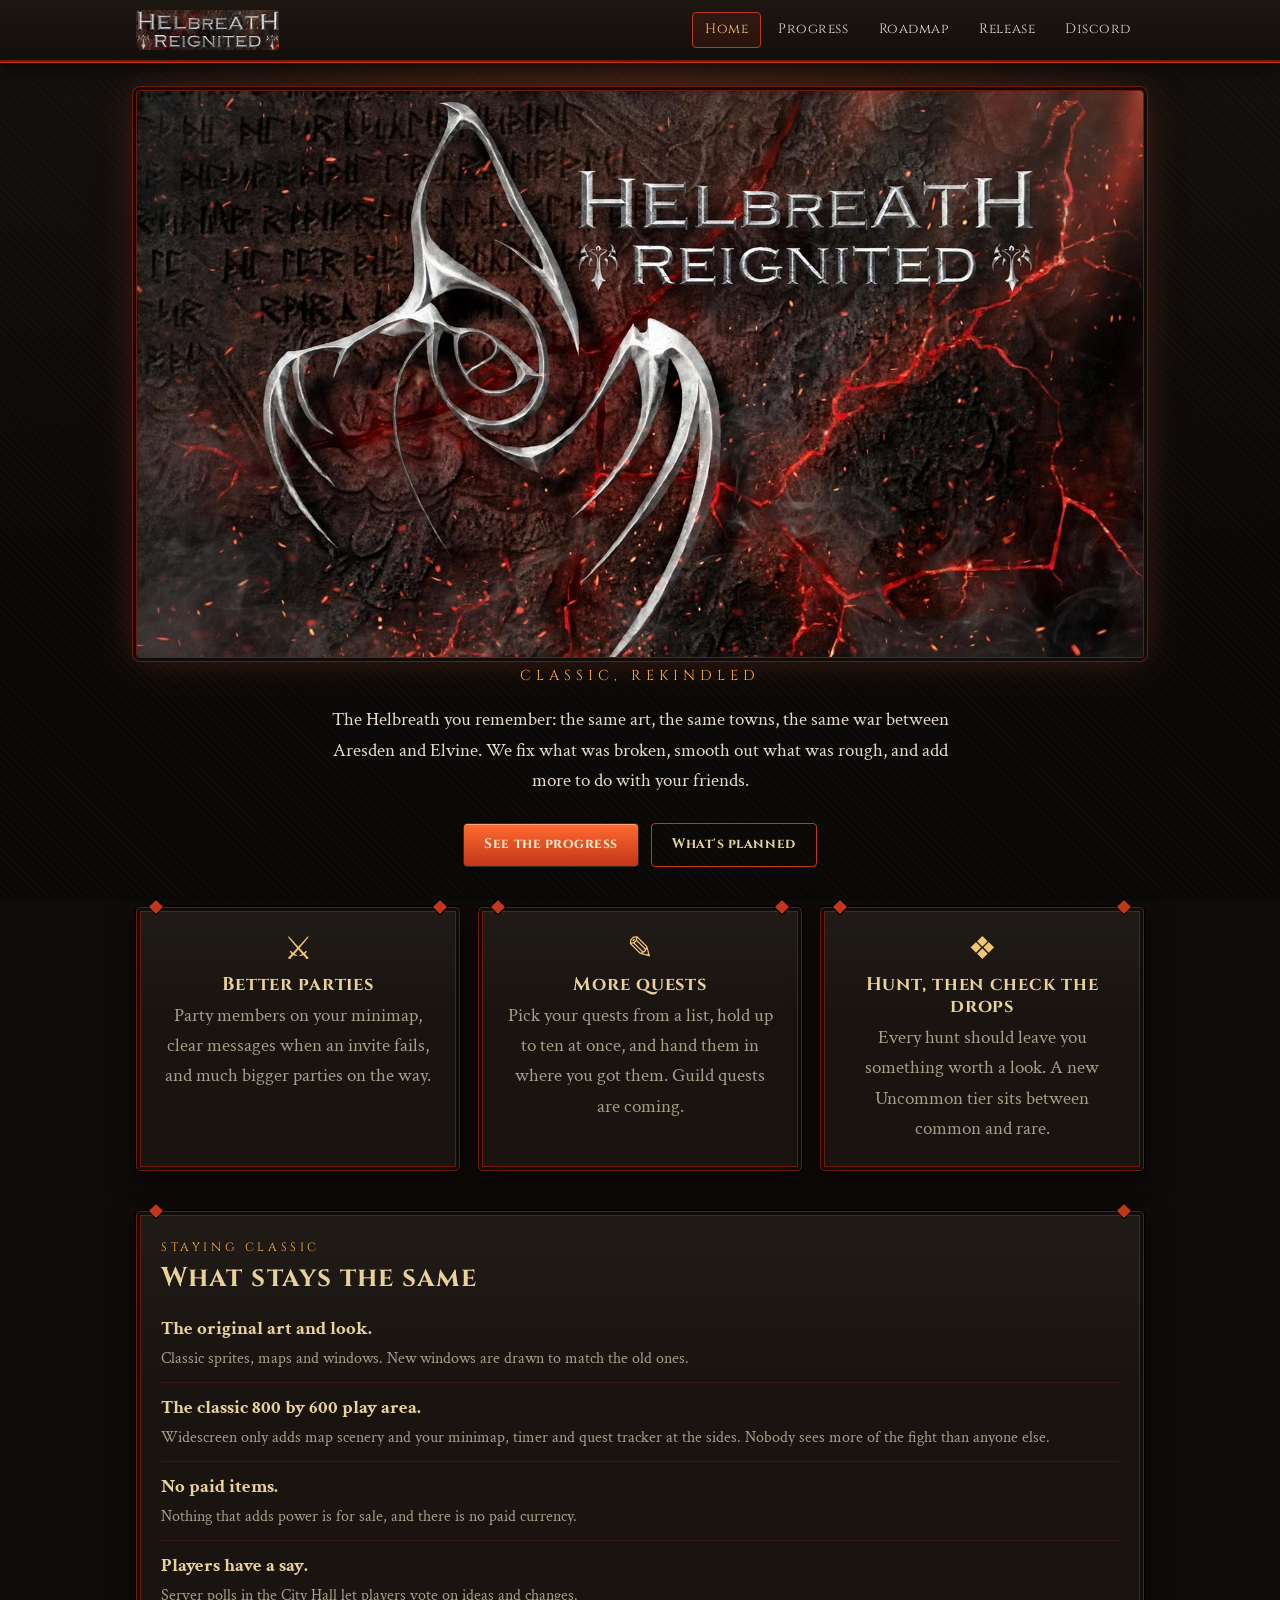
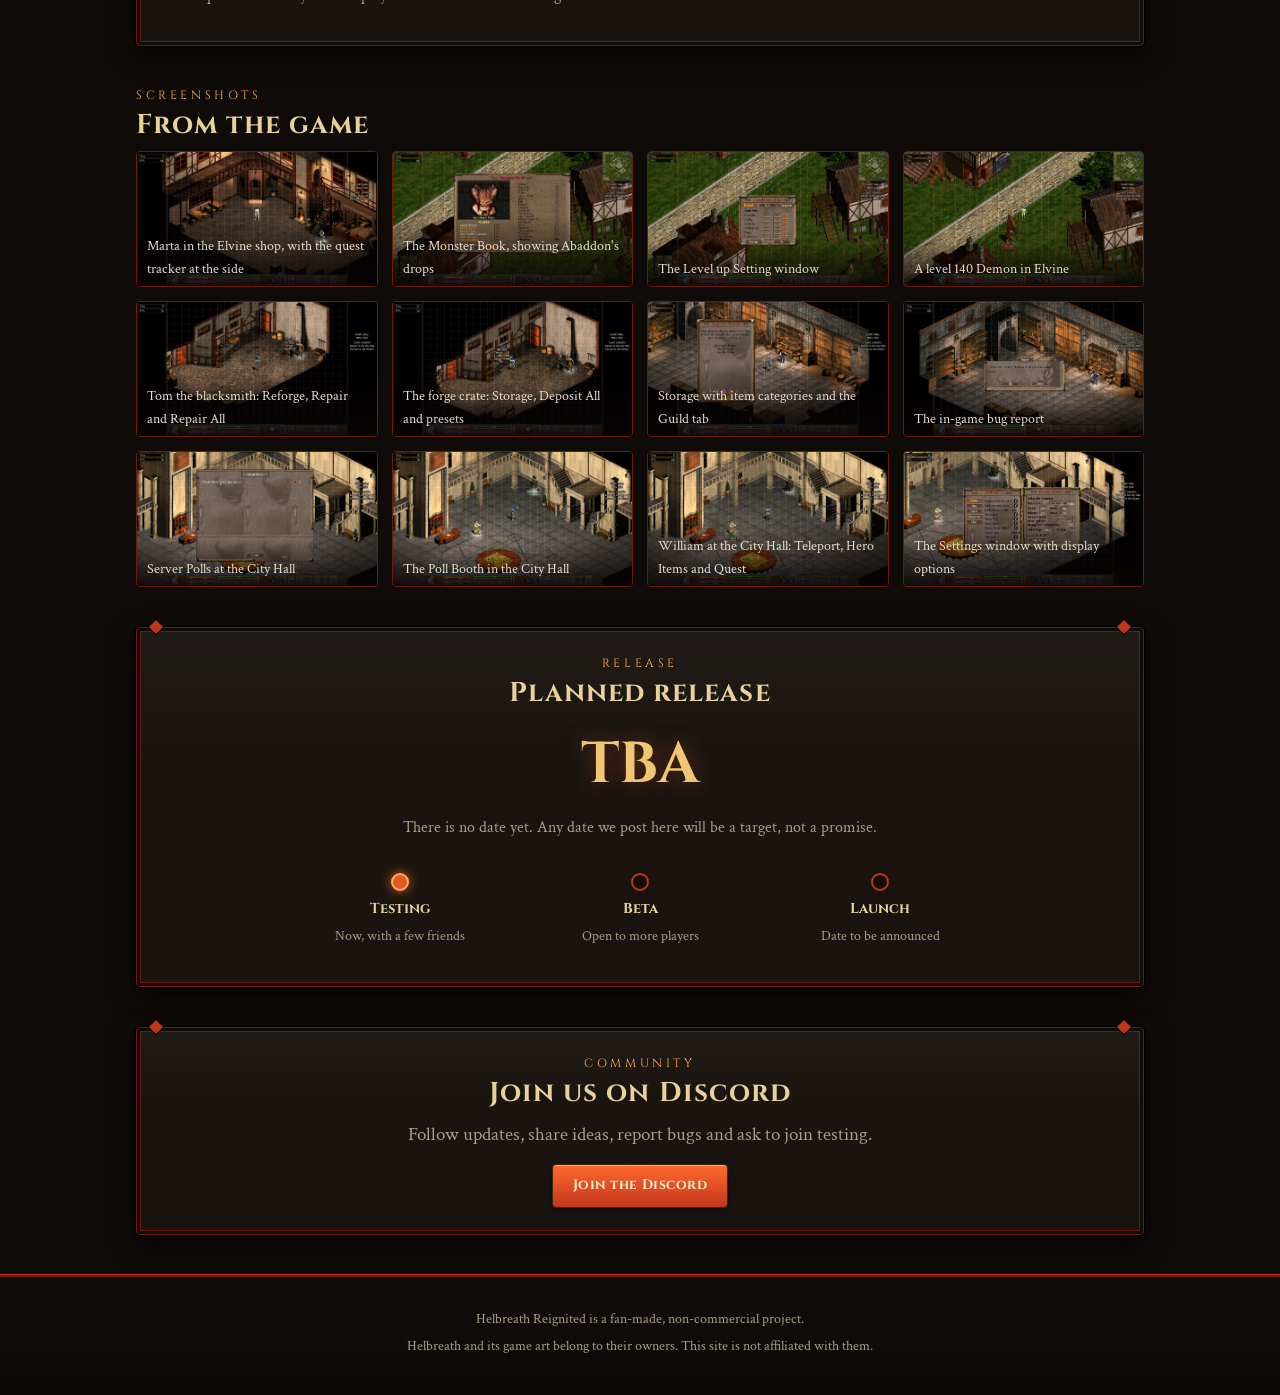
<file: index.html>
<!doctype html>
<html lang="en">
<head>
  <meta charset="utf-8">
  <meta name="viewport" content="width=device-width, initial-scale=1">
  <title>Helbreath Reignited</title>
  <meta name="description" content="Helbreath Reignited: classic Helbreath, rekindled. Better parties, more quests, and a hunt that always has something worth looking at.">
  <link rel="icon" href="img/favicon.png" type="image/png">
  <link rel="preconnect" href="https://fonts.googleapis.com">
  <link rel="preconnect" href="https://fonts.gstatic.com" crossorigin>
  <link href="https://fonts.googleapis.com/css2?family=Cinzel:wght@500;700&family=Crimson+Text:ital,wght@0,400;0,600;1,400&display=swap" rel="stylesheet">
  <link rel="stylesheet" href="style.css">
</head>
<body>
  <header class="site-header">
    <div class="wrap">
      <a class="brand" href="index.html"><img src="img/title.jpg" alt="Helbreath Reignited" width="144" height="40"></a>
      <nav class="nav" aria-label="Main">
        <a href="index.html" aria-current="page">Home</a>
        <a href="progress.html">Progress</a>
        <a href="roadmap.html">Roadmap</a>
        <a href="index.html#release">Release</a>
        <a href="https://discord.gg/uV5yuFQMHM" target="_blank" rel="noopener">Discord</a>
      </nav>
    </div>
  </header>

  <main class="wrap">
    <div class="hero">
      <h1 class="visually-hidden">Helbreath Reignited</h1>
      <img class="hero-art" src="img/hero.jpg" alt="Helbreath Reignited title art" width="1600" height="900">
      <p class="sub">CLASSIC, REKINDLED</p>
      <p class="lead">The Helbreath you remember: the same art, the same towns, the same war between Aresden and Elvine. We fix what was broken, smooth out what was rough, and add more to do with your friends.</p>
      <div class="cta">
        <a class="btn" href="progress.html">See the progress</a>
        <a class="btn ghost" href="roadmap.html">What's planned</a>
      </div>
    </div>

    <section>
      <div class="grid three">
        <div class="panel pillar">
          <div class="icon" aria-hidden="true">&#9876;</div>
          <h3>Better parties</h3>
          <p>Party members on your minimap, clear messages when an invite fails, and much bigger parties on the way.</p>
        </div>
        <div class="panel pillar">
          <div class="icon" aria-hidden="true">&#9998;</div>
          <h3>More quests</h3>
          <p>Pick your quests from a list, hold up to ten at once, and hand them in where you got them. Guild quests are coming.</p>
        </div>
        <div class="panel pillar">
          <div class="icon" aria-hidden="true">&#10070;</div>
          <h3>Hunt, then check the drops</h3>
          <p>Every hunt should leave you something worth a look. A new Uncommon tier sits between common and rare.</p>
        </div>
      </div>
    </section>

    <section class="panel">
      <p class="eyebrow">Staying classic</p>
      <h2>What stays the same</h2>
      <ul class="list">
        <li><strong>The original art and look.</strong><p>Classic sprites, maps and windows. New windows are drawn to match the old ones.</p></li>
        <li><strong>The classic 800 by 600 play area.</strong><p>Widescreen only adds map scenery and your minimap, timer and quest tracker at the sides. Nobody sees more of the fight than anyone else.</p></li>
        <li><strong>No paid items.</strong><p>Nothing that adds power is for sale, and there is no paid currency.</p></li>
        <li><strong>Players have a say.</strong><p>Server polls in the City Hall let players vote on ideas and changes.</p></li>
      </ul>
    </section>

    <section>
      <p class="eyebrow">Screenshots</p>
      <h2>From the game</h2>
      <div class="shots">
        <a class="shot" href="img/shots/shot-200.jpg" target="_blank" rel="noopener"><img src="img/shots/shot-200.jpg" alt="Marta in the Elvine shop, with the quest tracker at the side" loading="lazy" width="1066" height="600"><span>Marta in the Elvine shop, with the quest tracker at the side</span></a>
        <a class="shot" href="img/shots/shot-201.jpg" target="_blank" rel="noopener"><img src="img/shots/shot-201.jpg" alt="The Monster Book, showing Abaddon's drops" loading="lazy" width="1066" height="600"><span>The Monster Book, showing Abaddon's drops</span></a>
        <a class="shot" href="img/shots/shot-202.jpg" target="_blank" rel="noopener"><img src="img/shots/shot-202.jpg" alt="The Level up Setting window" loading="lazy" width="1066" height="600"><span>The Level up Setting window</span></a>
        <a class="shot" href="img/shots/shot-203.jpg" target="_blank" rel="noopener"><img src="img/shots/shot-203.jpg" alt="A level 140 Demon in Elvine" loading="lazy" width="1066" height="600"><span>A level 140 Demon in Elvine</span></a>
        <a class="shot" href="img/shots/shot-204.jpg" target="_blank" rel="noopener"><img src="img/shots/shot-204.jpg" alt="Tom the blacksmith: Reforge, Repair and Repair All" loading="lazy" width="1066" height="600"><span>Tom the blacksmith: Reforge, Repair and Repair All</span></a>
        <a class="shot" href="img/shots/shot-205.jpg" target="_blank" rel="noopener"><img src="img/shots/shot-205.jpg" alt="The forge crate: Storage, Deposit All and presets" loading="lazy" width="1066" height="600"><span>The forge crate: Storage, Deposit All and presets</span></a>
        <a class="shot" href="img/shots/shot-206.jpg" target="_blank" rel="noopener"><img src="img/shots/shot-206.jpg" alt="Storage with item categories and the Guild tab" loading="lazy" width="1066" height="600"><span>Storage with item categories and the Guild tab</span></a>
        <a class="shot" href="img/shots/shot-207.jpg" target="_blank" rel="noopener"><img src="img/shots/shot-207.jpg" alt="The in-game bug report" loading="lazy" width="1066" height="600"><span>The in-game bug report</span></a>
        <a class="shot" href="img/shots/shot-208.jpg" target="_blank" rel="noopener"><img src="img/shots/shot-208.jpg" alt="Server Polls at the City Hall" loading="lazy" width="1066" height="600"><span>Server Polls at the City Hall</span></a>
        <a class="shot" href="img/shots/shot-209.jpg" target="_blank" rel="noopener"><img src="img/shots/shot-209.jpg" alt="The Poll Booth in the City Hall" loading="lazy" width="1066" height="600"><span>The Poll Booth in the City Hall</span></a>
        <a class="shot" href="img/shots/shot-210.jpg" target="_blank" rel="noopener"><img src="img/shots/shot-210.jpg" alt="William at the City Hall: Teleport, Hero Items and Quest" loading="lazy" width="1066" height="600"><span>William at the City Hall: Teleport, Hero Items and Quest</span></a>
        <a class="shot" href="img/shots/shot-211.jpg" target="_blank" rel="noopener"><img src="img/shots/shot-211.jpg" alt="The Settings window with display options" loading="lazy" width="1066" height="600"><span>The Settings window with display options</span></a>
      </div>
    </section>

    <section id="release" class="panel release">
      <p class="eyebrow">Release</p>
      <h2>Planned release</h2>
      <div class="date">TBA</div>
      <p class="note">There is no date yet. Any date we post here will be a target, not a promise.</p>
      <div class="stages">
        <div class="stage now"><div class="dot"></div><b>Testing</b><span>Now, with a few friends</span></div>
        <div class="stage"><div class="dot"></div><b>Beta</b><span>Open to more players</span></div>
        <div class="stage"><div class="dot"></div><b>Launch</b><span>Date to be announced</span></div>
      </div>
    </section>

    <section class="panel" style="text-align:center">
      <p class="eyebrow">Community</p>
      <h2>Join us on Discord</h2>
      <p style="color:var(--muted);margin:0 0 14px">Follow updates, share ideas, report bugs and ask to join testing.</p>
      <a class="btn" href="https://discord.gg/uV5yuFQMHM" target="_blank" rel="noopener">Join the Discord</a>
    </section>
  </main>

  <footer class="site-footer">
    <div class="wrap">
      <p>Helbreath Reignited is a fan-made, non-commercial project.</p>
      <p>Helbreath and its game art belong to their owners. This site is not affiliated with them.</p>
    </div>
  </footer>
</body>
</html>
</file>
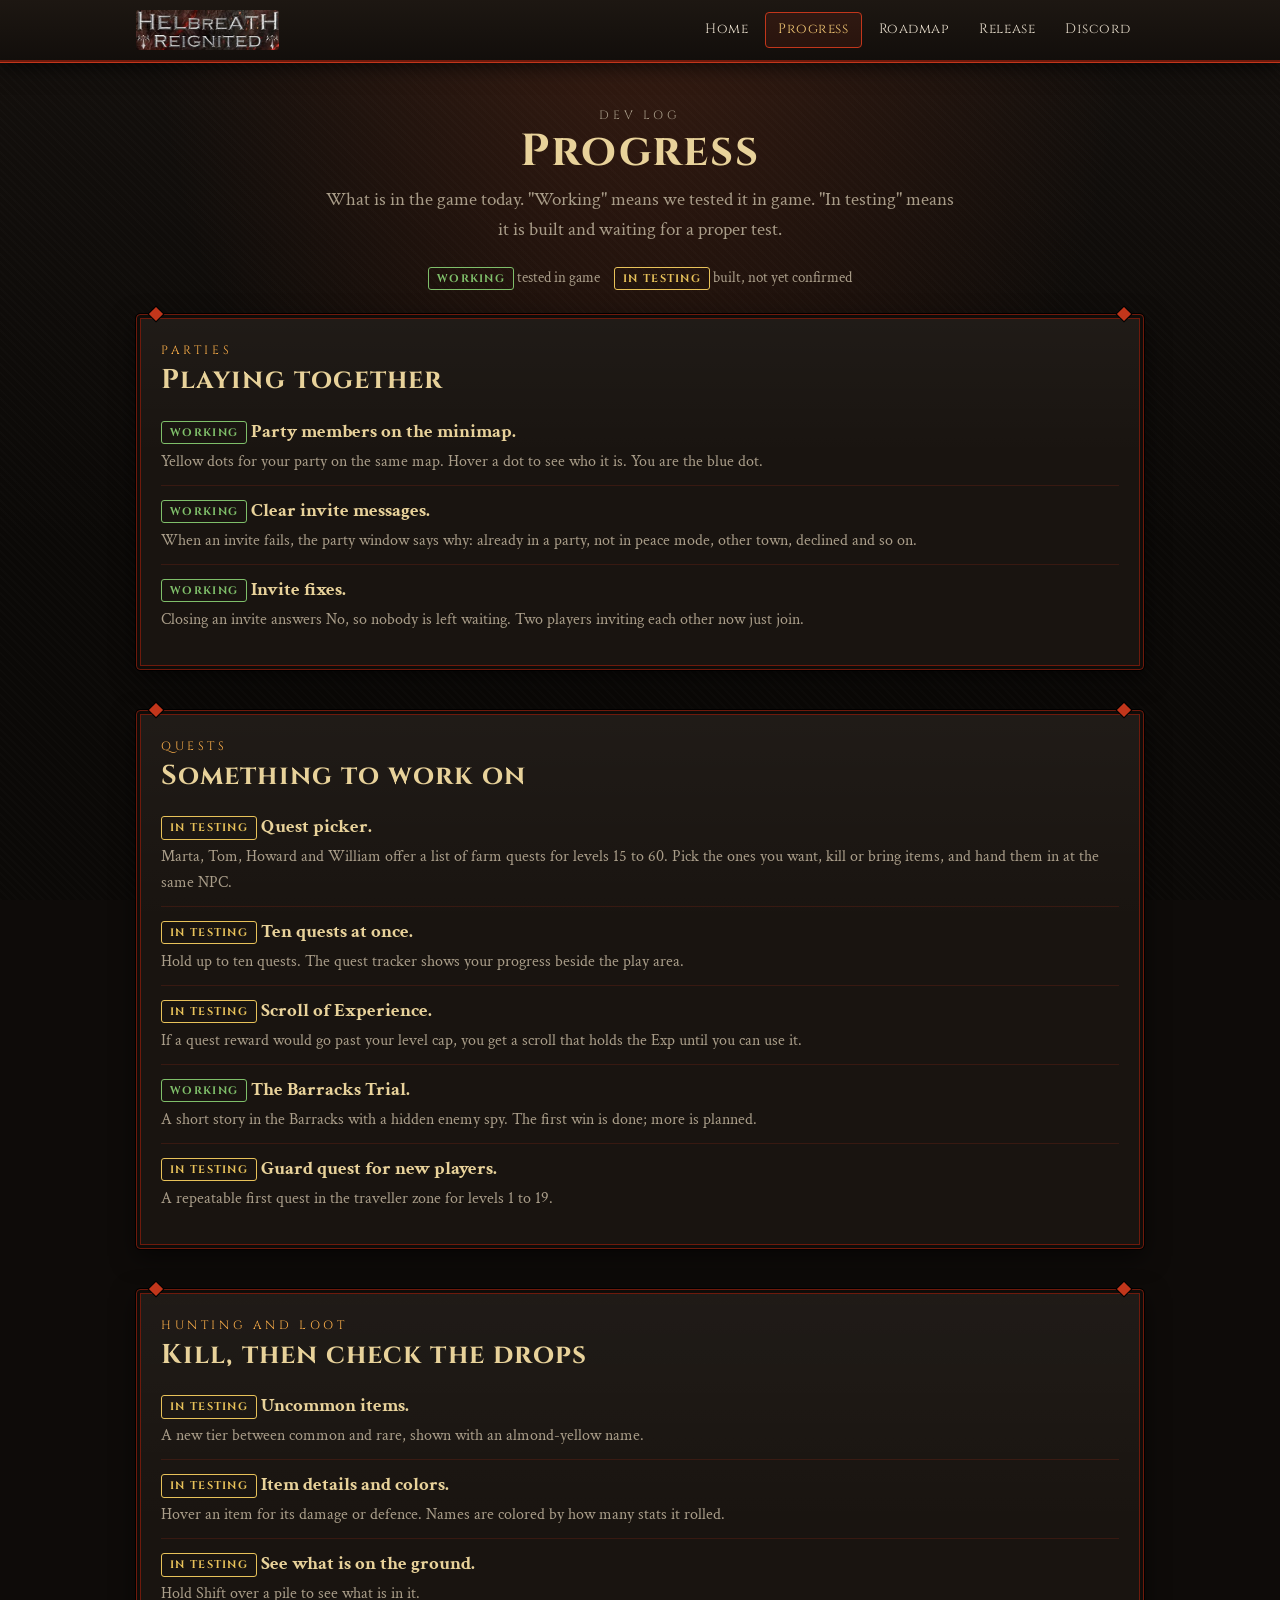
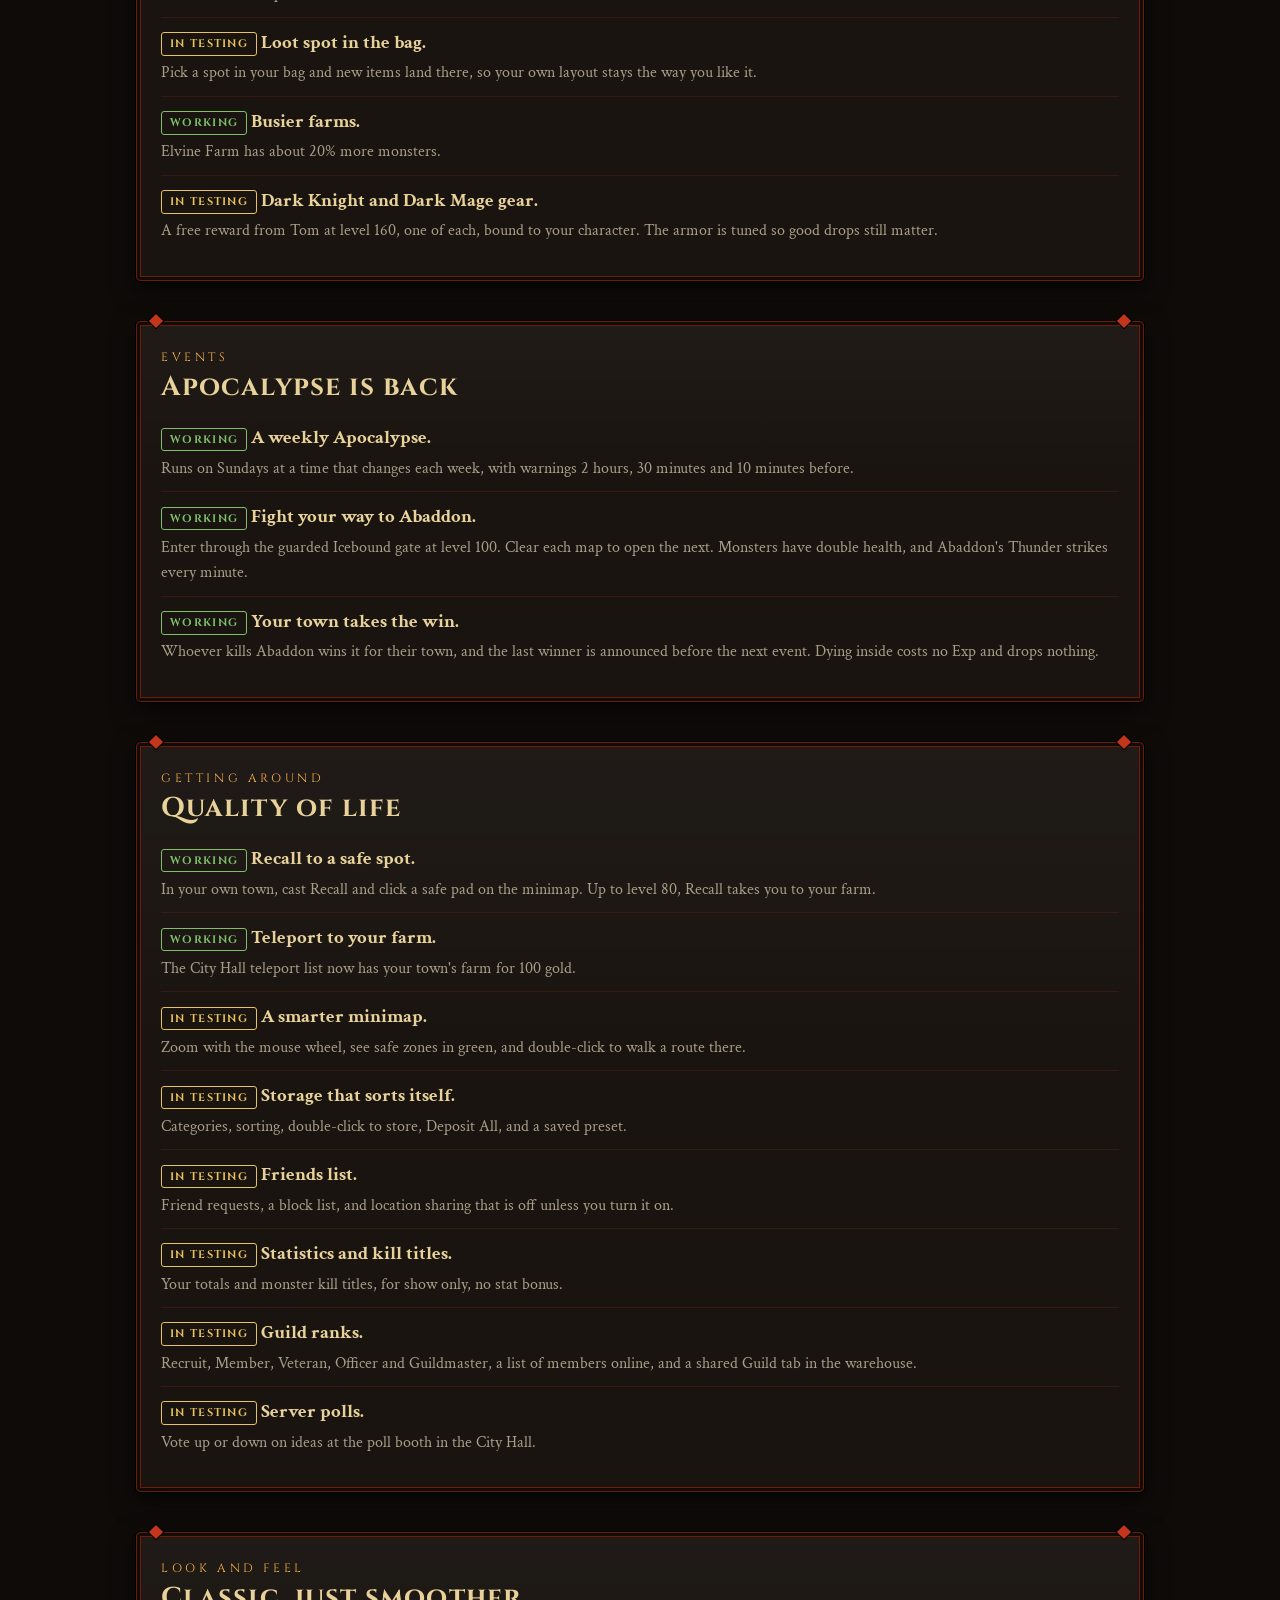
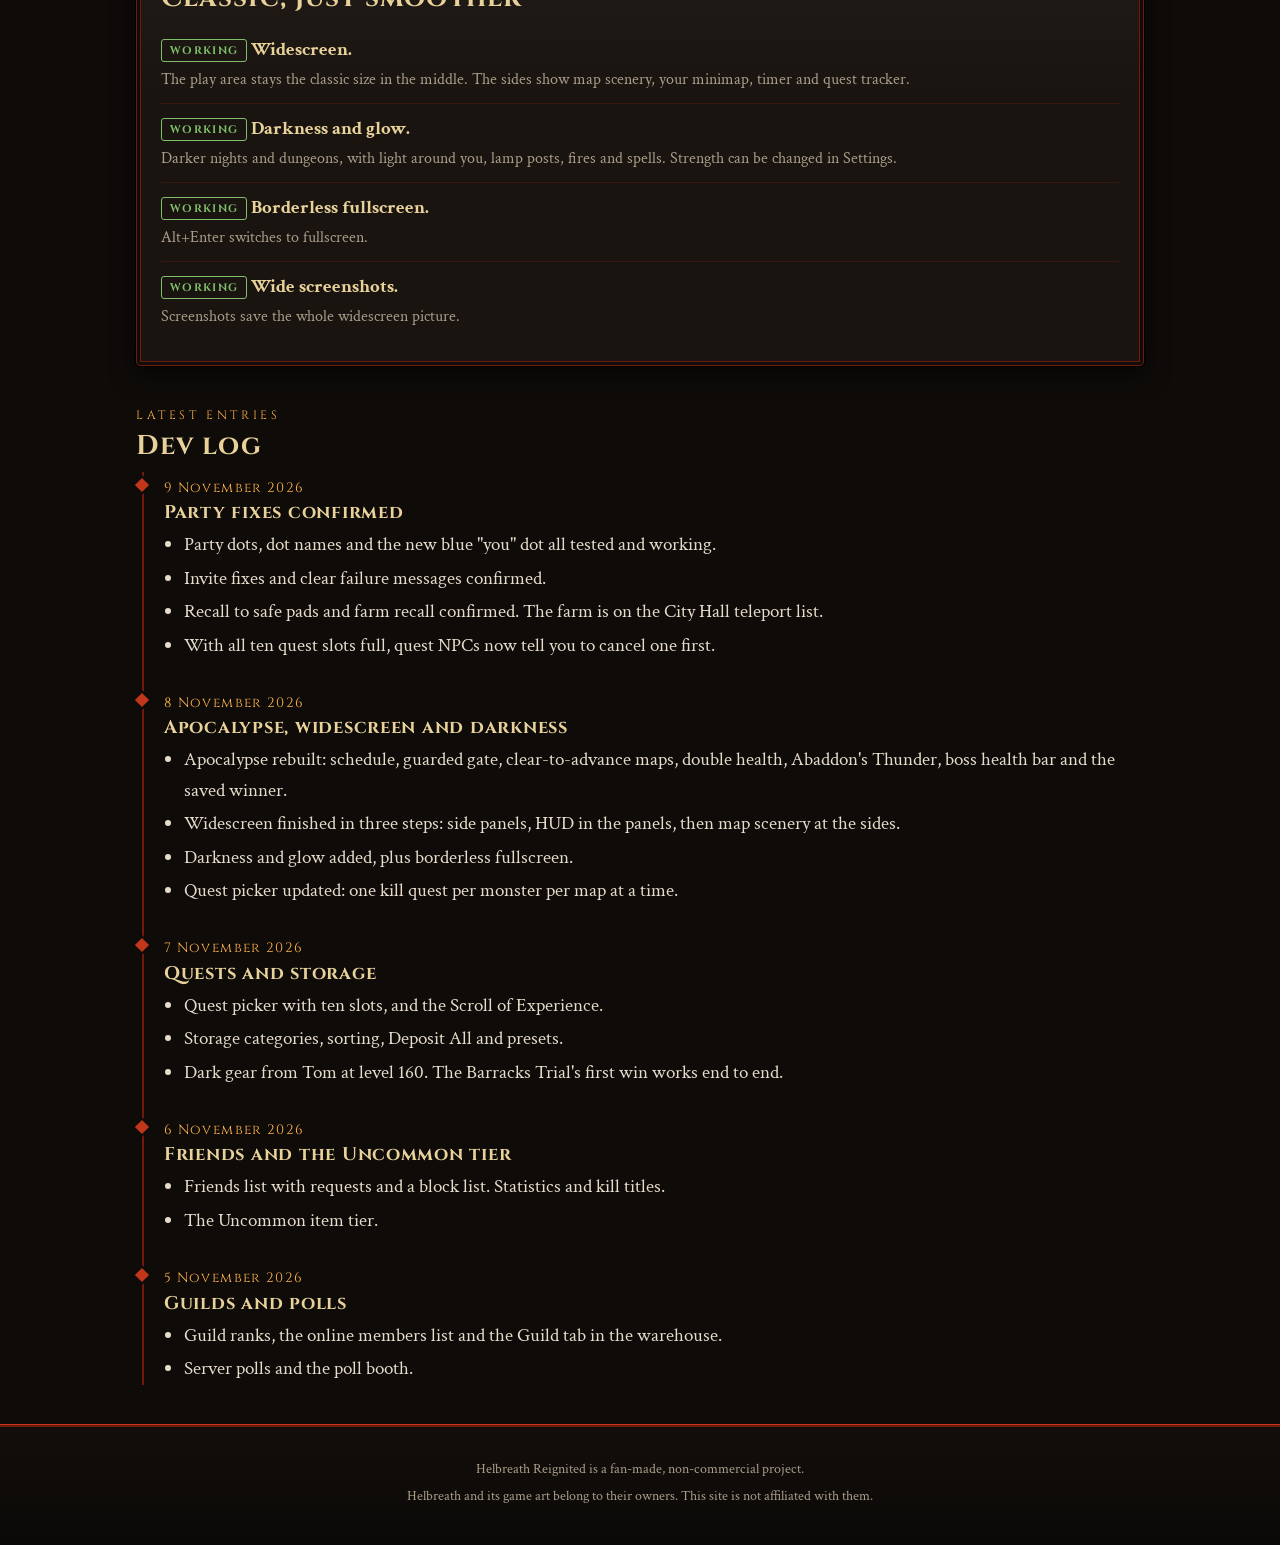
<file: progress.html>
<!doctype html>
<html lang="en">
<head>
  <meta charset="utf-8">
  <meta name="viewport" content="width=device-width, initial-scale=1">
  <title>Progress - Helbreath Reignited</title>
  <meta name="description" content="What is built, what is being tested, and the latest dev log for Helbreath Reignited.">
  <link rel="icon" href="img/favicon.png" type="image/png">
  <link rel="preconnect" href="https://fonts.googleapis.com">
  <link rel="preconnect" href="https://fonts.gstatic.com" crossorigin>
  <link href="https://fonts.googleapis.com/css2?family=Cinzel:wght@500;700&family=Crimson+Text:ital,wght@0,400;0,600;1,400&display=swap" rel="stylesheet">
  <link rel="stylesheet" href="style.css">
</head>
<body>
  <header class="site-header">
    <div class="wrap">
      <a class="brand" href="index.html"><img src="img/title.jpg" alt="Helbreath Reignited" width="144" height="40"></a>
      <nav class="nav" aria-label="Main">
        <a href="index.html">Home</a>
        <a href="progress.html" aria-current="page">Progress</a>
        <a href="roadmap.html">Roadmap</a>
        <a href="index.html#release">Release</a>
        <a href="https://discord.gg/uV5yuFQMHM" target="_blank" rel="noopener">Discord</a>
      </nav>
    </div>
  </header>

  <main class="wrap">
    <div class="page-title">
      <p class="eyebrow">Dev log</p>
      <h1>Progress</h1>
      <p>What is in the game today. "Working" means we tested it in game. "In testing" means it is built and waiting for a proper test.</p>
    </div>

    <div class="legend">
      <span><span class="tag ok">Working</span> tested in game</span>
      <span><span class="tag test">In testing</span> built, not yet confirmed</span>
    </div>

    <section class="panel">
      <p class="eyebrow">Parties</p>
      <h2>Playing together</h2>
      <ul class="list">
        <li><span class="tag ok">Working</span> <strong>Party members on the minimap.</strong><p>Yellow dots for your party on the same map. Hover a dot to see who it is. You are the blue dot.</p></li>
        <li><span class="tag ok">Working</span> <strong>Clear invite messages.</strong><p>When an invite fails, the party window says why: already in a party, not in peace mode, other town, declined and so on.</p></li>
        <li><span class="tag ok">Working</span> <strong>Invite fixes.</strong><p>Closing an invite answers No, so nobody is left waiting. Two players inviting each other now just join.</p></li>
      </ul>
    </section>

    <section class="panel">
      <p class="eyebrow">Quests</p>
      <h2>Something to work on</h2>
      <ul class="list">
        <li><span class="tag test">In testing</span> <strong>Quest picker.</strong><p>Marta, Tom, Howard and William offer a list of farm quests for levels 15 to 60. Pick the ones you want, kill or bring items, and hand them in at the same NPC.</p></li>
        <li><span class="tag test">In testing</span> <strong>Ten quests at once.</strong><p>Hold up to ten quests. The quest tracker shows your progress beside the play area.</p></li>
        <li><span class="tag test">In testing</span> <strong>Scroll of Experience.</strong><p>If a quest reward would go past your level cap, you get a scroll that holds the Exp until you can use it.</p></li>
        <li><span class="tag ok">Working</span> <strong>The Barracks Trial.</strong><p>A short story in the Barracks with a hidden enemy spy. The first win is done; more is planned.</p></li>
        <li><span class="tag test">In testing</span> <strong>Guard quest for new players.</strong><p>A repeatable first quest in the traveller zone for levels 1 to 19.</p></li>
      </ul>
    </section>

    <section class="panel">
      <p class="eyebrow">Hunting and loot</p>
      <h2>Kill, then check the drops</h2>
      <ul class="list">
        <li><span class="tag test">In testing</span> <strong>Uncommon items.</strong><p>A new tier between common and rare, shown with an almond-yellow name.</p></li>
        <li><span class="tag test">In testing</span> <strong>Item details and colors.</strong><p>Hover an item for its damage or defence. Names are colored by how many stats it rolled.</p></li>
        <li><span class="tag test">In testing</span> <strong>See what is on the ground.</strong><p>Hold Shift over a pile to see what is in it.</p></li>
        <li><span class="tag test">In testing</span> <strong>Loot spot in the bag.</strong><p>Pick a spot in your bag and new items land there, so your own layout stays the way you like it.</p></li>
        <li><span class="tag ok">Working</span> <strong>Busier farms.</strong><p>Elvine Farm has about 20% more monsters.</p></li>
        <li><span class="tag test">In testing</span> <strong>Dark Knight and Dark Mage gear.</strong><p>A free reward from Tom at level 160, one of each, bound to your character. The armor is tuned so good drops still matter.</p></li>
      </ul>
    </section>

    <section class="panel">
      <p class="eyebrow">Events</p>
      <h2>Apocalypse is back</h2>
      <ul class="list">
        <li><span class="tag ok">Working</span> <strong>A weekly Apocalypse.</strong><p>Runs on Sundays at a time that changes each week, with warnings 2 hours, 30 minutes and 10 minutes before.</p></li>
        <li><span class="tag ok">Working</span> <strong>Fight your way to Abaddon.</strong><p>Enter through the guarded Icebound gate at level 100. Clear each map to open the next. Monsters have double health, and Abaddon's Thunder strikes every minute.</p></li>
        <li><span class="tag ok">Working</span> <strong>Your town takes the win.</strong><p>Whoever kills Abaddon wins it for their town, and the last winner is announced before the next event. Dying inside costs no Exp and drops nothing.</p></li>
      </ul>
    </section>

    <section class="panel">
      <p class="eyebrow">Getting around</p>
      <h2>Quality of life</h2>
      <ul class="list">
        <li><span class="tag ok">Working</span> <strong>Recall to a safe spot.</strong><p>In your own town, cast Recall and click a safe pad on the minimap. Up to level 80, Recall takes you to your farm.</p></li>
        <li><span class="tag ok">Working</span> <strong>Teleport to your farm.</strong><p>The City Hall teleport list now has your town's farm for 100 gold.</p></li>
        <li><span class="tag test">In testing</span> <strong>A smarter minimap.</strong><p>Zoom with the mouse wheel, see safe zones in green, and double-click to walk a route there.</p></li>
        <li><span class="tag test">In testing</span> <strong>Storage that sorts itself.</strong><p>Categories, sorting, double-click to store, Deposit All, and a saved preset.</p></li>
        <li><span class="tag test">In testing</span> <strong>Friends list.</strong><p>Friend requests, a block list, and location sharing that is off unless you turn it on.</p></li>
        <li><span class="tag test">In testing</span> <strong>Statistics and kill titles.</strong><p>Your totals and monster kill titles, for show only, no stat bonus.</p></li>
        <li><span class="tag test">In testing</span> <strong>Guild ranks.</strong><p>Recruit, Member, Veteran, Officer and Guildmaster, a list of members online, and a shared Guild tab in the warehouse.</p></li>
        <li><span class="tag test">In testing</span> <strong>Server polls.</strong><p>Vote up or down on ideas at the poll booth in the City Hall.</p></li>
      </ul>
    </section>

    <section class="panel">
      <p class="eyebrow">Look and feel</p>
      <h2>Classic, just smoother</h2>
      <ul class="list">
        <li><span class="tag ok">Working</span> <strong>Widescreen.</strong><p>The play area stays the classic size in the middle. The sides show map scenery, your minimap, timer and quest tracker.</p></li>
        <li><span class="tag ok">Working</span> <strong>Darkness and glow.</strong><p>Darker nights and dungeons, with light around you, lamp posts, fires and spells. Strength can be changed in Settings.</p></li>
        <li><span class="tag ok">Working</span> <strong>Borderless fullscreen.</strong><p>Alt+Enter switches to fullscreen.</p></li>
        <li><span class="tag ok">Working</span> <strong>Wide screenshots.</strong><p>Screenshots save the whole widescreen picture.</p></li>
      </ul>
    </section>

    <section>
      <p class="eyebrow">Latest entries</p>
      <h2>Dev log</h2>
      <div class="log">
        <div class="log-entry">
          <time datetime="2026-11-09">9 November 2026</time>
          <h3>Party fixes confirmed</h3>
          <ul>
            <li>Party dots, dot names and the new blue "you" dot all tested and working.</li>
            <li>Invite fixes and clear failure messages confirmed.</li>
            <li>Recall to safe pads and farm recall confirmed. The farm is on the City Hall teleport list.</li>
            <li>With all ten quest slots full, quest NPCs now tell you to cancel one first.</li>
          </ul>
        </div>
        <div class="log-entry">
          <time datetime="2026-11-08">8 November 2026</time>
          <h3>Apocalypse, widescreen and darkness</h3>
          <ul>
            <li>Apocalypse rebuilt: schedule, guarded gate, clear-to-advance maps, double health, Abaddon's Thunder, boss health bar and the saved winner.</li>
            <li>Widescreen finished in three steps: side panels, HUD in the panels, then map scenery at the sides.</li>
            <li>Darkness and glow added, plus borderless fullscreen.</li>
            <li>Quest picker updated: one kill quest per monster per map at a time.</li>
          </ul>
        </div>
        <div class="log-entry">
          <time datetime="2026-11-07">7 November 2026</time>
          <h3>Quests and storage</h3>
          <ul>
            <li>Quest picker with ten slots, and the Scroll of Experience.</li>
            <li>Storage categories, sorting, Deposit All and presets.</li>
            <li>Dark gear from Tom at level 160. The Barracks Trial's first win works end to end.</li>
          </ul>
        </div>
        <div class="log-entry">
          <time datetime="2026-11-06">6 November 2026</time>
          <h3>Friends and the Uncommon tier</h3>
          <ul>
            <li>Friends list with requests and a block list. Statistics and kill titles.</li>
            <li>The Uncommon item tier.</li>
          </ul>
        </div>
        <div class="log-entry">
          <time datetime="2026-11-05">5 November 2026</time>
          <h3>Guilds and polls</h3>
          <ul>
            <li>Guild ranks, the online members list and the Guild tab in the warehouse.</li>
            <li>Server polls and the poll booth.</li>
          </ul>
        </div>
      </div>
    </section>
  </main>

  <footer class="site-footer">
    <div class="wrap">
      <p>Helbreath Reignited is a fan-made, non-commercial project.</p>
      <p>Helbreath and its game art belong to their owners. This site is not affiliated with them.</p>
    </div>
  </footer>
</body>
</html>
</file>
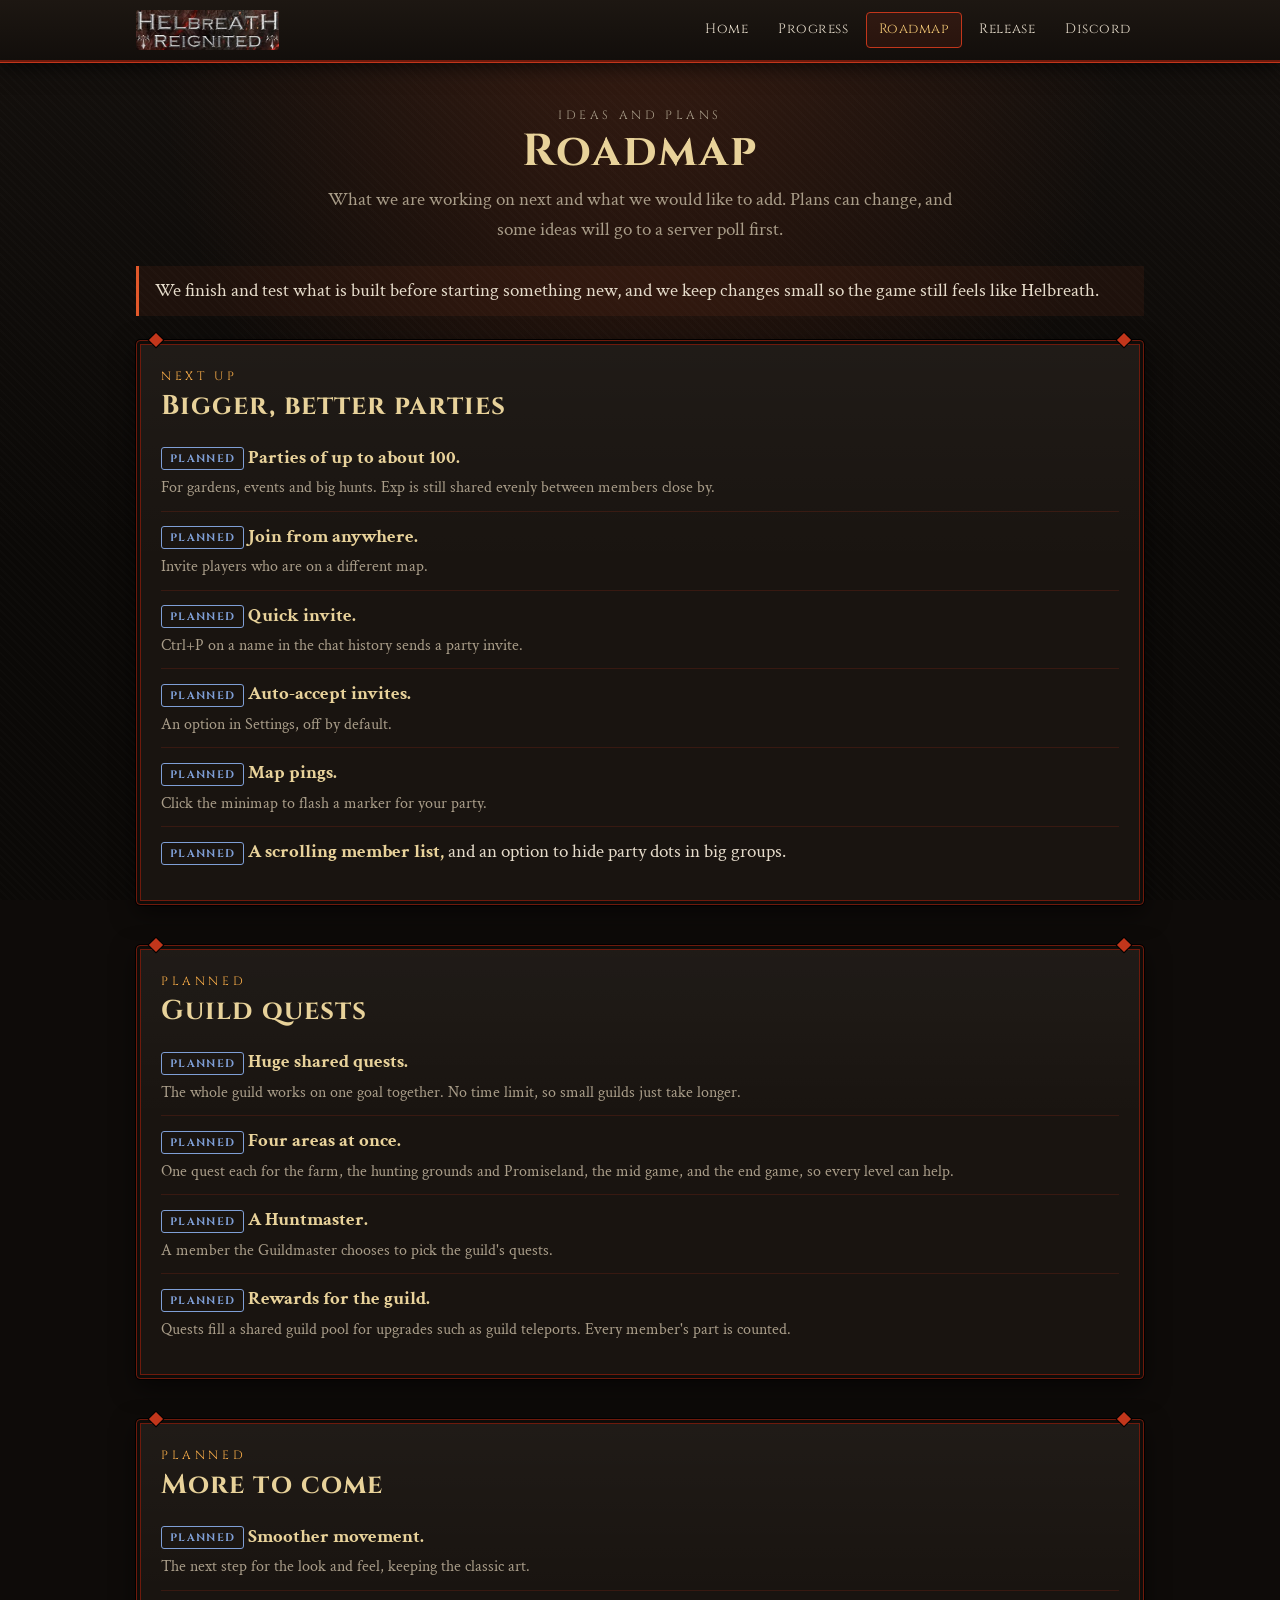
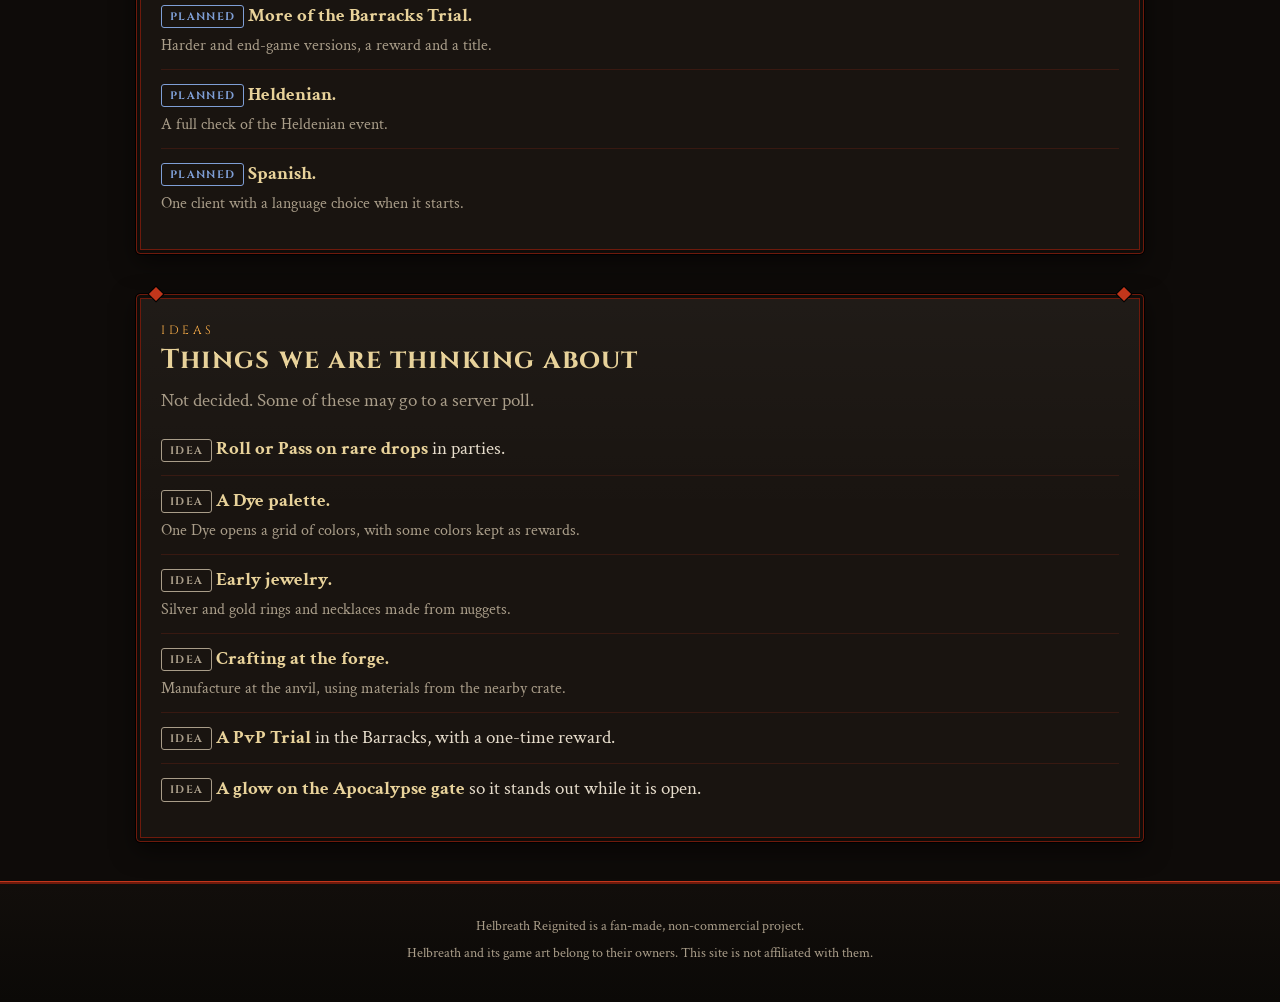
<file: roadmap.html>
<!doctype html>
<html lang="en">
<head>
  <meta charset="utf-8">
  <meta name="viewport" content="width=device-width, initial-scale=1">
  <title>Roadmap - Helbreath Reignited</title>
  <meta name="description" content="What is next for Helbreath Reignited, what is planned, and the ideas we are thinking about.">
  <link rel="icon" href="img/favicon.png" type="image/png">
  <link rel="preconnect" href="https://fonts.googleapis.com">
  <link rel="preconnect" href="https://fonts.gstatic.com" crossorigin>
  <link href="https://fonts.googleapis.com/css2?family=Cinzel:wght@500;700&family=Crimson+Text:ital,wght@0,400;0,600;1,400&display=swap" rel="stylesheet">
  <link rel="stylesheet" href="style.css">
</head>
<body>
  <header class="site-header">
    <div class="wrap">
      <a class="brand" href="index.html"><img src="img/title.jpg" alt="Helbreath Reignited" width="144" height="40"></a>
      <nav class="nav" aria-label="Main">
        <a href="index.html">Home</a>
        <a href="progress.html">Progress</a>
        <a href="roadmap.html" aria-current="page">Roadmap</a>
        <a href="index.html#release">Release</a>
        <a href="https://discord.gg/uV5yuFQMHM" target="_blank" rel="noopener">Discord</a>
      </nav>
    </div>
  </header>

  <main class="wrap">
    <div class="page-title">
      <p class="eyebrow">Ideas and plans</p>
      <h1>Roadmap</h1>
      <p>What we are working on next and what we would like to add. Plans can change, and some ideas will go to a server poll first.</p>
    </div>

    <div class="callout">We finish and test what is built before starting something new, and we keep changes small so the game still feels like Helbreath.</div>

    <section class="panel">
      <p class="eyebrow">Next up</p>
      <h2>Bigger, better parties</h2>
      <ul class="list">
        <li><span class="tag plan">Planned</span> <strong>Parties of up to about 100.</strong><p>For gardens, events and big hunts. Exp is still shared evenly between members close by.</p></li>
        <li><span class="tag plan">Planned</span> <strong>Join from anywhere.</strong><p>Invite players who are on a different map.</p></li>
        <li><span class="tag plan">Planned</span> <strong>Quick invite.</strong><p>Ctrl+P on a name in the chat history sends a party invite.</p></li>
        <li><span class="tag plan">Planned</span> <strong>Auto-accept invites.</strong><p>An option in Settings, off by default.</p></li>
        <li><span class="tag plan">Planned</span> <strong>Map pings.</strong><p>Click the minimap to flash a marker for your party.</p></li>
        <li><span class="tag plan">Planned</span> <strong>A scrolling member list,</strong> and an option to hide party dots in big groups.</li>
      </ul>
    </section>

    <section class="panel">
      <p class="eyebrow">Planned</p>
      <h2>Guild quests</h2>
      <ul class="list">
        <li><span class="tag plan">Planned</span> <strong>Huge shared quests.</strong><p>The whole guild works on one goal together. No time limit, so small guilds just take longer.</p></li>
        <li><span class="tag plan">Planned</span> <strong>Four areas at once.</strong><p>One quest each for the farm, the hunting grounds and Promiseland, the mid game, and the end game, so every level can help.</p></li>
        <li><span class="tag plan">Planned</span> <strong>A Huntmaster.</strong><p>A member the Guildmaster chooses to pick the guild's quests.</p></li>
        <li><span class="tag plan">Planned</span> <strong>Rewards for the guild.</strong><p>Quests fill a shared guild pool for upgrades such as guild teleports. Every member's part is counted.</p></li>
      </ul>
    </section>

    <section class="panel">
      <p class="eyebrow">Planned</p>
      <h2>More to come</h2>
      <ul class="list">
        <li><span class="tag plan">Planned</span> <strong>Smoother movement.</strong><p>The next step for the look and feel, keeping the classic art.</p></li>
        <li><span class="tag plan">Planned</span> <strong>More of the Barracks Trial.</strong><p>Harder and end-game versions, a reward and a title.</p></li>
        <li><span class="tag plan">Planned</span> <strong>Heldenian.</strong><p>A full check of the Heldenian event.</p></li>
        <li><span class="tag plan">Planned</span> <strong>Spanish.</strong><p>One client with a language choice when it starts.</p></li>
      </ul>
    </section>

    <section class="panel">
      <p class="eyebrow">Ideas</p>
      <h2>Things we are thinking about</h2>
      <p style="color:var(--muted);margin:0 0 8px">Not decided. Some of these may go to a server poll.</p>
      <ul class="list">
        <li><span class="tag idea">Idea</span> <strong>Roll or Pass on rare drops</strong> in parties.</li>
        <li><span class="tag idea">Idea</span> <strong>A Dye palette.</strong><p>One Dye opens a grid of colors, with some colors kept as rewards.</p></li>
        <li><span class="tag idea">Idea</span> <strong>Early jewelry.</strong><p>Silver and gold rings and necklaces made from nuggets.</p></li>
        <li><span class="tag idea">Idea</span> <strong>Crafting at the forge.</strong><p>Manufacture at the anvil, using materials from the nearby crate.</p></li>
        <li><span class="tag idea">Idea</span> <strong>A PvP Trial</strong> in the Barracks, with a one-time reward.</li>
        <li><span class="tag idea">Idea</span> <strong>A glow on the Apocalypse gate</strong> so it stands out while it is open.</li>
      </ul>
    </section>
  </main>

  <footer class="site-footer">
    <div class="wrap">
      <p>Helbreath Reignited is a fan-made, non-commercial project.</p>
      <p>Helbreath and its game art belong to their owners. This site is not affiliated with them.</p>
    </div>
  </footer>
</body>
</html>
</file>
<file: style.css>
/* Helbreath Reignited - site styles. Plain CSS, no build step. */
:root {
  --bg: #0e0b09;
  --stone: #1c1713;
  --stone-2: #26201a;
  --panel: #191410;
  /* Frame color: lava red, matching the title art */
  --bronze: #c2361b;
  --bronze-hi: #ff6a2e;
  --bronze-lo: #6e1a0c;
  --gold: #f0c674;
  --almond: #e8d29a;
  --ember: #e2582a;
  --ember-hi: #ffb14a;
  --text: #e6dccb;
  --muted: #a99d89;
  --ok: #7fbf6a;
  --test: #e8c25a;
  --plan: #7f9fd6;
  --radius: 4px;
  --wrap: 1040px;
}

* { box-sizing: border-box; }
html { scroll-behavior: smooth; }
body {
  margin: 0;
  color: var(--text);
  background-color: var(--bg);
  background-image:
    radial-gradient(ellipse at 50% -10%, rgba(226, 88, 42, 0.18), transparent 55%),
    repeating-linear-gradient(45deg, rgba(255,255,255,0.012) 0 2px, transparent 2px 6px),
    linear-gradient(180deg, #14100d, #0b0907 60%);
  background-attachment: fixed;
  font-family: "Crimson Text", Georgia, "Times New Roman", serif;
  font-size: 19px;
  line-height: 1.6;
}
img { max-width: 100%; display: block; }
a { color: var(--gold); }
a:hover { color: var(--ember-hi); }

h1, h2, h3, .brand, .nav a, .btn, .tag, .eyebrow {
  font-family: "Cinzel", Georgia, serif;
  letter-spacing: 0.04em;
}
h1, h2, h3 { color: var(--almond); line-height: 1.2; font-weight: 700; }
h2 { font-size: 1.7rem; margin: 0 0 0.6rem; }
h3 { font-size: 1.15rem; margin: 0 0 0.3rem; }

.wrap { max-width: var(--wrap); margin: 0 auto; padding: 0 16px; }

/* Header */
.site-header {
  position: sticky; top: 0; z-index: 10;
  background: linear-gradient(180deg, #1d1712, #120e0b);
  border-bottom: 2px solid var(--bronze-lo);
  box-shadow: 0 1px 0 var(--bronze), 0 6px 18px rgba(0,0,0,0.6);
}
.site-header .wrap {
  display: flex; align-items: center; justify-content: space-between;
  gap: 12px; flex-wrap: wrap; padding-top: 10px; padding-bottom: 10px;
}
.brand {
  display: flex; align-items: center; gap: 10px;
  color: var(--almond); text-decoration: none; font-weight: 700; font-size: 1.1rem;
}
.brand img { height: 40px; width: auto; border-radius: 3px; }
.hero-art {
  width: 100%; height: auto; margin: 0 auto 4px; border-radius: var(--radius);
  border: 1px solid var(--bronze-lo);
  box-shadow: 0 0 0 3px #0f0c09, 0 0 0 4px var(--bronze-lo), 0 0 40px rgba(226,88,42,0.25);
}
.visually-hidden {
  position: absolute; width: 1px; height: 1px; overflow: hidden;
  clip: rect(0 0 0 0); white-space: nowrap;
}
.brand small { display: block; font-size: 0.62rem; color: var(--muted); letter-spacing: 0.25em; }
.nav { display: flex; gap: 4px; flex-wrap: wrap; }
.nav a {
  color: var(--text); text-decoration: none; font-size: 0.85rem;
  padding: 6px 12px; border: 1px solid transparent; border-radius: var(--radius);
}
.nav a:hover { border-color: var(--bronze-lo); color: var(--gold); }
.nav a[aria-current="page"] {
  border-color: var(--bronze); color: var(--gold);
  background: rgba(194,54,27, 0.12);
}

/* Hero */
.hero { text-align: center; padding: 28px 0 40px; }
.hero .logo { width: 120px; height: 140px; margin: 0 auto 8px; filter: drop-shadow(0 0 24px rgba(226,88,42,0.45)); }
.hero h1 {
  font-size: clamp(2.2rem, 7vw, 4rem); margin: 0;
  background: linear-gradient(180deg, #fff1cf, var(--gold) 45%, var(--bronze) 100%);
  -webkit-background-clip: text; background-clip: text; color: transparent;
  text-shadow: none;
}
.hero .sub { font-family: "Cinzel", serif; color: var(--ember-hi); letter-spacing: 0.35em; font-size: 0.9rem; margin: 6px 0 18px; }
.hero p.lead { max-width: 640px; margin: 0 auto 26px; font-size: 1.2rem; color: var(--text); }
.cta { display: flex; gap: 12px; justify-content: center; flex-wrap: wrap; }

.btn {
  display: inline-block; text-decoration: none; font-size: 0.85rem; font-weight: 700;
  padding: 10px 20px; border-radius: var(--radius);
  color: #fff1cf; background: linear-gradient(180deg, var(--bronze-hi), var(--bronze));
  border: 1px solid #3a2810; box-shadow: inset 0 1px 0 rgba(255,255,255,0.35), 0 2px 6px rgba(0,0,0,0.5);
}
.btn:hover { color: #fff; background: linear-gradient(180deg, #ff8a4a, var(--bronze-hi)); }
.btn.ghost { color: var(--almond); background: transparent; border-color: var(--bronze); box-shadow: none; }
.btn.ghost:hover { color: var(--gold); background: rgba(194,54,27,0.12); }
.btn.disabled { opacity: 0.55; pointer-events: none; }

/* Stone panel, like the game's dialog frames */
.panel {
  position: relative;
  background:
    linear-gradient(180deg, rgba(255,255,255,0.03), transparent 40%),
    var(--panel);
  border: 1px solid var(--bronze-lo);
  outline: 1px solid #000; outline-offset: 0;
  box-shadow: inset 0 0 0 3px #0f0c09, inset 0 0 0 4px var(--bronze-lo), 0 8px 24px rgba(0,0,0,0.55);
  border-radius: var(--radius);
  padding: 26px 24px;
}
.panel::before, .panel::after {
  content: ""; position: absolute; width: 10px; height: 10px;
  background: var(--bronze); transform: rotate(45deg); top: -6px;
  box-shadow: 0 0 0 1px #000;
}
.panel::before { left: 14px; }
.panel::after { right: 14px; }

section { margin: 0 0 40px; }
.eyebrow { color: var(--ember-hi); font-size: 0.75rem; letter-spacing: 0.3em; text-transform: uppercase; margin: 0 0 4px; }
.page-title { padding: 44px 0 20px; text-align: center; }
.page-title h1 { font-size: clamp(1.9rem, 5vw, 2.8rem); margin: 0 0 6px; }
.page-title p { color: var(--muted); max-width: 640px; margin: 0 auto; }

.grid { display: grid; gap: 18px; }
.grid.three { grid-template-columns: repeat(auto-fit, minmax(240px, 1fr)); }
.grid.two { grid-template-columns: repeat(auto-fit, minmax(300px, 1fr)); }

.pillar { text-align: center; }
.pillar .icon { font-size: 2rem; line-height: 1; margin-bottom: 8px; color: var(--gold); }
.pillar p { margin: 0; color: var(--muted); }

/* Screenshot placeholders */
.shots { display: grid; gap: 14px; grid-template-columns: repeat(auto-fit, minmax(240px, 1fr)); }
.shot {
  aspect-ratio: 16 / 9; border: 1px solid var(--bronze-lo); border-radius: var(--radius);
  background:
    repeating-linear-gradient(135deg, rgba(194,54,27,0.07) 0 10px, transparent 10px 20px),
    #120e0b;
  display: flex; align-items: center; justify-content: center;
  color: var(--muted); font-family: "Cinzel", serif; font-size: 0.8rem; letter-spacing: 0.15em;
  overflow: hidden;
}
.shot img { width: 100%; height: 100%; object-fit: cover; transition: transform .25s; }
a.shot { position: relative; text-decoration: none; }
a.shot:hover img { transform: scale(1.04); }
a.shot span {
  position: absolute; left: 0; right: 0; bottom: 0; padding: 18px 10px 6px;
  font-family: "Crimson Text", Georgia, serif; font-size: 0.9rem; letter-spacing: 0;
  color: var(--text); text-align: left;
  background: linear-gradient(transparent, rgba(8,4,3,0.9));
}
a.shot:hover { border-color: var(--bronze); }

/* Release */
.release { text-align: center; }
.release .date {
  font-family: "Cinzel", serif; font-size: clamp(2.4rem, 8vw, 3.6rem); font-weight: 700;
  color: var(--gold); margin: 4px 0; text-shadow: 0 0 22px rgba(226,88,42,0.4);
}
.release .note { color: var(--muted); font-size: 1rem; margin: 0 0 22px; }
.stages { display: flex; justify-content: center; gap: 0; flex-wrap: wrap; margin: 0 auto; max-width: 720px; }
.stage { flex: 1 1 160px; padding: 10px 8px; position: relative; }
.stage .dot {
  width: 18px; height: 18px; margin: 0 auto 6px; border-radius: 50%;
  border: 2px solid var(--bronze); background: #120e0b;
}
.stage.now .dot { background: var(--ember); border-color: var(--ember-hi); box-shadow: 0 0 12px var(--ember); }
.stage.done .dot { background: var(--bronze); }
.stage b { display: block; font-family: "Cinzel", serif; color: var(--almond); font-size: 0.9rem; }
.stage span { color: var(--muted); font-size: 0.9rem; }

/* Status lists */
.tag {
  display: inline-block; font-size: 0.68rem; font-weight: 700; letter-spacing: 0.12em;
  text-transform: uppercase; padding: 2px 8px; border-radius: 3px; vertical-align: middle;
  border: 1px solid currentColor;
}
.tag.ok { color: var(--ok); }
.tag.test { color: var(--test); }
.tag.plan { color: var(--plan); }
.tag.idea { color: var(--muted); }

.list { list-style: none; margin: 0; padding: 0; }
.list li { padding: 10px 0; border-top: 1px solid rgba(194,54,27,0.18); }
.list li:first-child { border-top: 0; }
.list li strong { color: var(--almond); }
.list li p { margin: 2px 0 0; color: var(--muted); font-size: 1rem; }

.legend { display: flex; gap: 14px; flex-wrap: wrap; justify-content: center; margin: 0 0 24px; color: var(--muted); font-size: 0.95rem; }

/* Dev log */
.log { border-left: 2px solid var(--bronze-lo); margin-left: 6px; padding-left: 20px; }
.log-entry { position: relative; margin-bottom: 26px; }
.log-entry::before {
  content: ""; position: absolute; left: -27px; top: 8px; width: 10px; height: 10px;
  background: var(--bronze); transform: rotate(45deg); box-shadow: 0 0 0 2px var(--bg);
}
.log-entry time { font-family: "Cinzel", serif; color: var(--ember-hi); font-size: 0.85rem; letter-spacing: 0.1em; }
.log-entry ul { margin: 6px 0 0; padding-left: 20px; }
.log-entry li { margin: 3px 0; }

.callout { border-left: 3px solid var(--ember); padding: 10px 16px; background: rgba(226,88,42,0.07); margin: 0 0 24px; }

/* Footer */
.site-footer {
  margin-top: 40px; padding: 26px 0 34px; text-align: center; color: var(--muted); font-size: 0.9rem;
  border-top: 2px solid var(--bronze-lo); box-shadow: 0 -1px 0 var(--bronze);
  background: linear-gradient(180deg, #120e0b, #0b0907);
}
.site-footer p { margin: 4px 0; }

@media (max-width: 560px) {
  body { font-size: 17px; }
  .site-header .wrap { justify-content: center; }
  .panel { padding: 22px 16px; }
  .hero { padding-top: 40px; }
}
</file>
